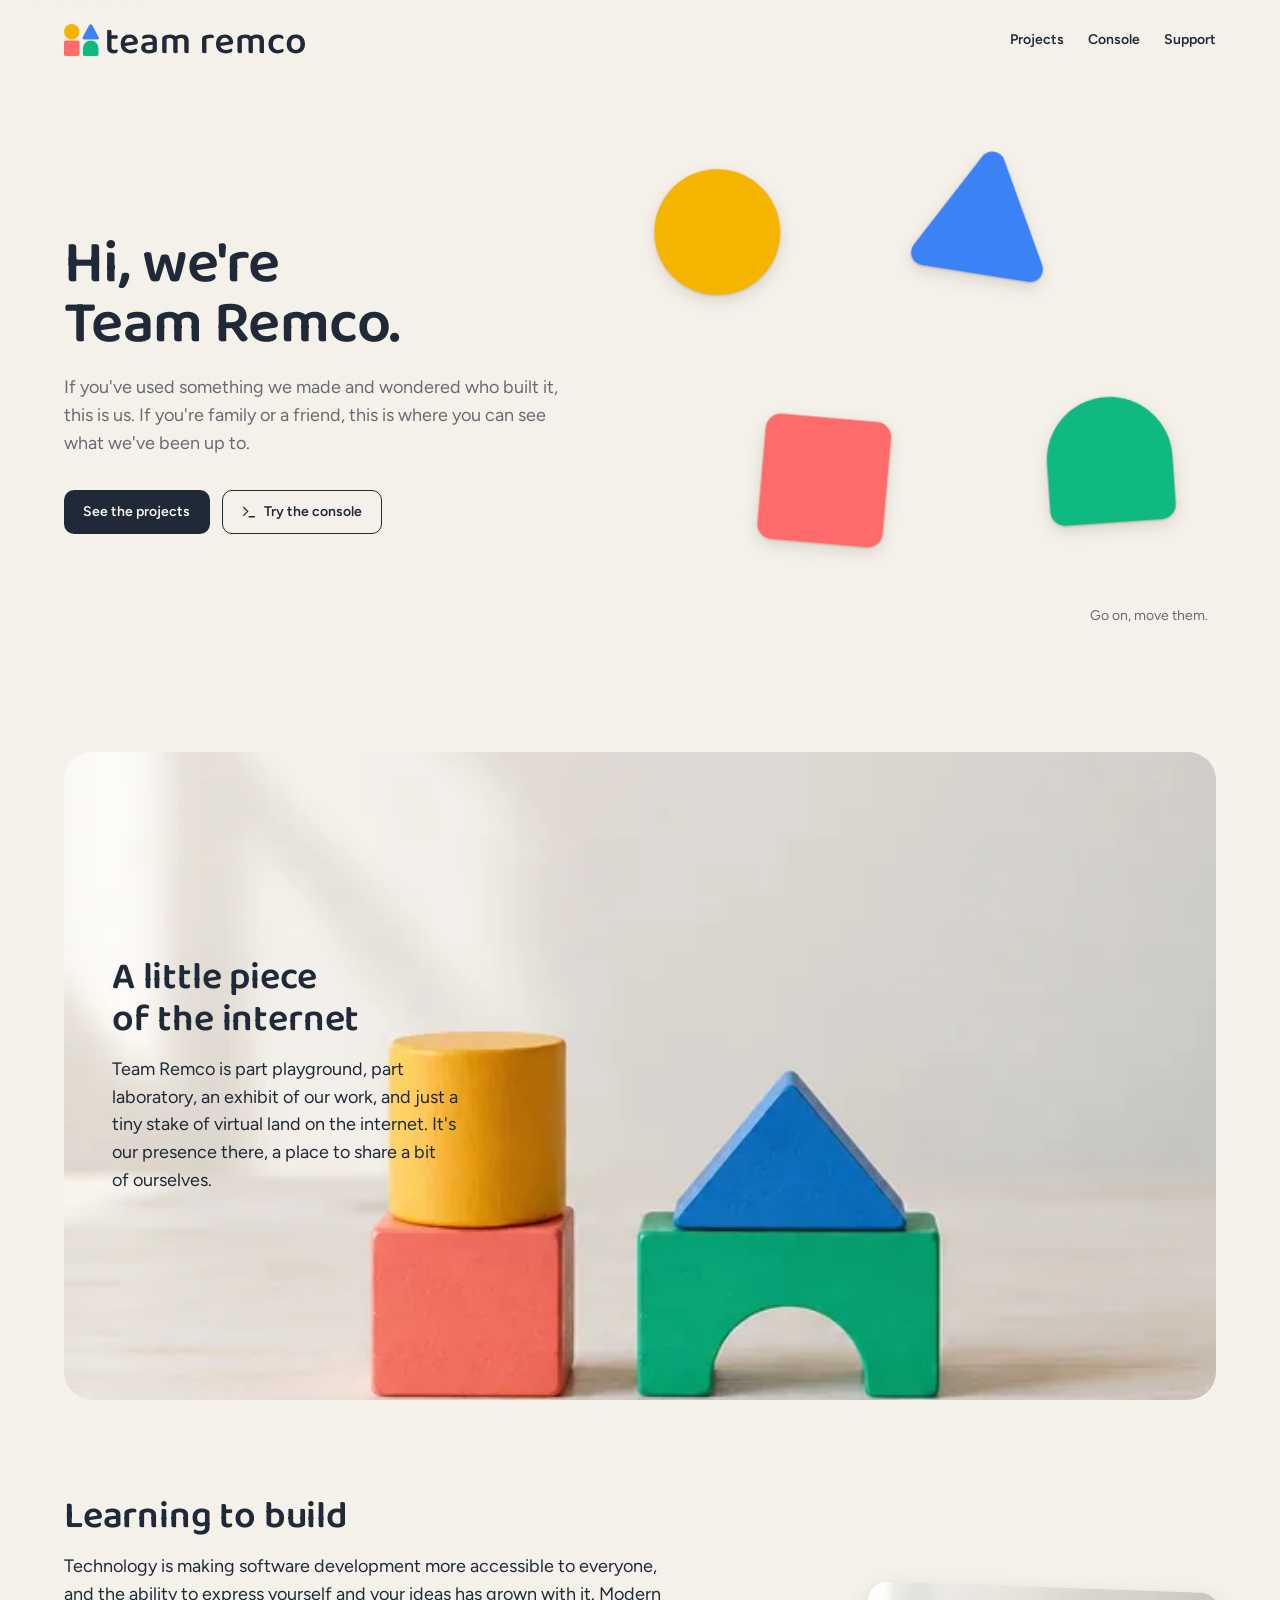
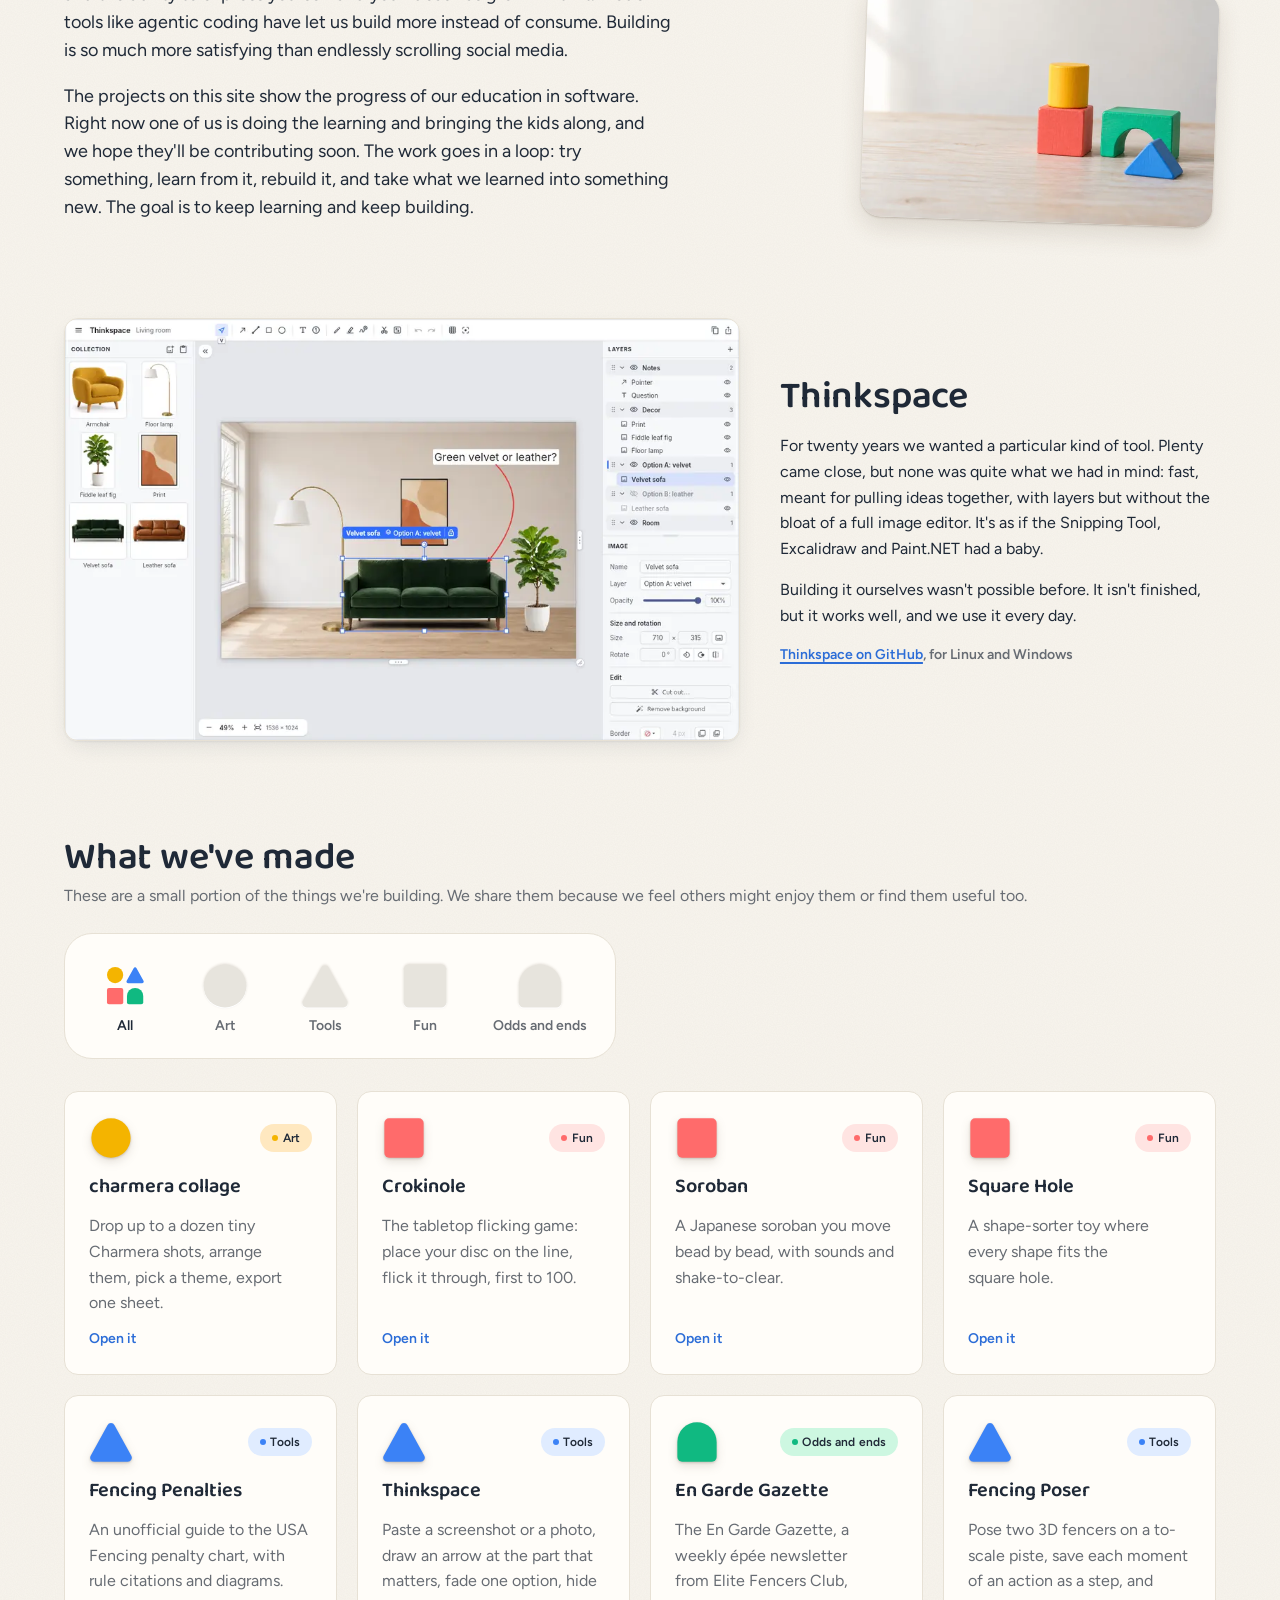
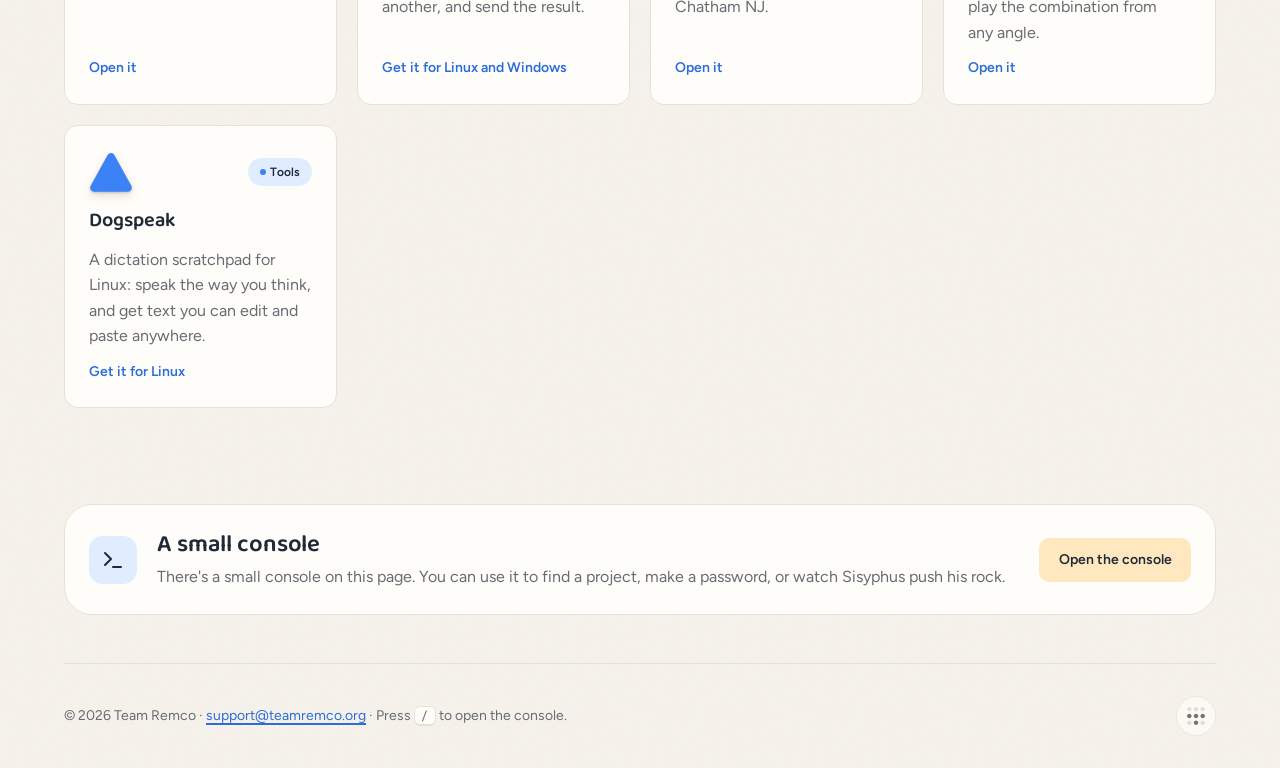
<file: index.html>
<!doctype html>
<html lang="en">
<head>
  <meta charset="utf-8" />
  <meta name="viewport" content="width=device-width, initial-scale=1" />
  <meta name="description" content="Small apps and tools from Team Remco, built while we learn to make software." />
  <meta name="theme-color" content="#F8F5EE" media="(prefers-color-scheme: light)" />
  <meta name="theme-color" content="#161D29" media="(prefers-color-scheme: dark)" />
  <title>Team Remco</title>

  <meta property="og:title" content="Team Remco" />
  <meta property="og:description" content="Small apps and tools from Team Remco, built while we learn to make software." />
  <meta property="og:image" content="https://teamremco.org/assets/brand/photos/share-default-1200.jpg" />
  <meta property="og:url" content="https://teamremco.org/" />
  <meta name="twitter:card" content="summary_large_image" />

  <link rel="icon" href="assets/brand/icons/favicon.svg" type="image/svg+xml" />
  <link rel="icon" href="assets/brand/icons/favicon.ico" sizes="48x48" />
  <link rel="apple-touch-icon" href="assets/brand/icons/apple-touch-icon.png" />
  <link rel="manifest" href="assets/brand/icons/site.webmanifest" />

  <link rel="preload" href="assets/brand/fonts/web/Baloo2-latin.woff2" as="font" type="font/woff2" crossorigin />
  <link rel="preload" href="assets/brand/fonts/web/Figtree-latin.woff2" as="font" type="font/woff2" crossorigin />
  <link rel="stylesheet" href="assets/brand/css/teamremco.css?v=1" />
  <link rel="stylesheet" href="styles.css?v=13" />
</head>
<body class="tr-grain">
  <!-- The four core shapes (teamremco-style shapes/core), filled by CSS so they follow the theme. -->
  <svg class="visually-hidden" aria-hidden="true">
    <symbol id="shape-circle" viewBox="-6 -6 112 112"><path d="M50 0a50 50 0 1 1 0 100a50 50 0 1 1 0-100Z" /></symbol>
    <symbol id="shape-triangle" viewBox="-6 -6 112 112"><path d="M41.06 7.23A10.2 10.2 0 0 1 58.94 7.23L101.68 84.88A10.2 10.2 0 0 1 92.74 100L7.26 100A10.2 10.2 0 0 1-1.68 84.88Z" /></symbol>
    <symbol id="shape-square" viewBox="-6 -6 112 112"><path d="M0 12A12 12 0 0 1 12 0L88 0A12 12 0 0 1 100 12L100 88A12 12 0 0 1 88 100L12 100A12 12 0 0 1 0 88Z" /></symbol>
    <symbol id="shape-arch" viewBox="-6 -6 112 112"><path d="M0 50A50 50 0 0 1 100 50V88A12 12 0 0 1 88 100H12A12 12 0 0 1 0 88Z" /></symbol>
  </svg>

  <a class="skip-link" href="#top">Skip to content</a>

  <header class="site-header tr-container">
    <a class="brand" href="/" aria-label="Team Remco, home">
      <img class="tr-light-only" src="assets/brand/logo/team-remco-horizontal-color.svg" alt="" width="241" height="32" />
      <img class="tr-dark-only" src="assets/brand/logo/team-remco-horizontal-color-dark.svg" alt="" width="241" height="32" />
    </a>
    <nav class="site-nav" aria-label="Sections">
      <a href="projects/">Projects</a>
      <a href="#curious">Console</a>
      <a href="support/">Support</a>
    </nav>
  </header>

  <main id="top">
    <!-- Hero: the words, and a table of paper shapes you can push around. -->
    <section class="hero tr-container" aria-labelledby="title">
      <div class="hero-text">
        <h1 id="title">Hi, we're Team Remco.</h1>
        <p class="tr-lead">If you've used something we made and wondered who built it, this is us. If you're family or a friend, this is where you can see what we've been up to.</p>
        <p class="hero-actions">
          <a class="tr-btn" href="projects/">See the projects</a>
          <button class="tr-btn tr-btn--ghost" type="button" data-console-open aria-expanded="false" aria-controls="console">
            <svg viewBox="0 0 24 24" fill="none" stroke="currentColor" stroke-width="2" stroke-linecap="round" stroke-linejoin="round" aria-hidden="true"><path d="M12 19h8" /><path d="m4 17 6-6-6-6" /></svg>
            Try the console
          </button>
        </p>
      </div>

      <div class="table" id="table" aria-hidden="true">
        <div class="piece" data-shape="circle"><svg class="fill-sun"><use href="#shape-circle" /></svg></div>
        <div class="piece" data-shape="triangle"><svg class="fill-sky"><use href="#shape-triangle" /></svg></div>
        <div class="piece" data-shape="square"><svg class="fill-coral"><use href="#shape-square" /></svg></div>
        <div class="piece" data-shape="arch"><svg class="fill-leaf"><use href="#shape-arch" /></svg></div>
        <p class="table-hint">Go on, move them.</p>
      </div>
    </section>

    <!-- The photo, with room for words on its empty side. -->
    <section class="band tr-container" aria-labelledby="bandTitle">
      <div class="band-inner">
        <picture class="band-photo">
          <source media="(max-width: 700px) and (prefers-color-scheme: dark)" type="image/webp"
                  srcset="assets/brand/photos/hero-night-640.webp 640w, assets/brand/photos/hero-night-960.webp 960w" sizes="100vw" />
          <source media="(max-width: 700px)" type="image/webp"
                  srcset="assets/brand/photos/hero-mobile-640.webp 640w, assets/brand/photos/hero-mobile-1024.webp 1024w" sizes="100vw" />
          <source media="(prefers-color-scheme: dark)" type="image/webp"
                  srcset="assets/brand/photos/hero-night-960.webp 960w, assets/brand/photos/hero-night-1536.webp 1536w" sizes="(max-width: 72rem) 100vw, 72rem" />
          <source type="image/webp"
                  srcset="assets/brand/photos/hero-960.webp 960w, assets/brand/photos/hero-1536.webp 1536w" sizes="(max-width: 72rem) 100vw, 72rem" />
          <img src="assets/brand/photos/hero-960.jpg" loading="lazy"
               srcset="assets/brand/photos/hero-960.jpg 960w, assets/brand/photos/hero-1536.jpg 1536w"
               sizes="(max-width: 72rem) 100vw, 72rem" width="1536" height="1024"
               alt="Four wooden blocks on a table: a yellow cylinder on a red cube, and a blue roof on a green arch." />
        </picture>
        <div class="band-text">
          <h2 id="bandTitle">A little piece of the internet</h2>
          <p>Team Remco is part playground, part laboratory, an exhibit of our work, and just a tiny stake of virtual land on the internet. It's our presence there, a place to share a bit of ourselves.</p>
        </div>
      </div>
    </section>

    <!-- Why we build: plain text beside the half-built blocks. -->
    <section class="story tr-container" aria-labelledby="storyTitle">
      <div class="story-text">
        <h2 id="storyTitle">Learning to build</h2>
        <p>Technology is making software development more accessible to everyone, and the ability to express yourself and your ideas has grown with it. Modern tools like agentic coding have let us build more instead of consume. Building is so much more satisfying than endlessly scrolling social media.</p>
        <p>The projects on this site show the progress of our education in software. Right now one of us is doing the learning and bringing the kids along, and we hope they'll be contributing soon. The work goes in a loop: try something, learn from it, rebuild it, and take what we learned into something new. The goal is to keep learning and keep building.</p>
      </div>
      <picture class="story-photo">
        <source type="image/webp" srcset="assets/brand/photos/work-in-progress-640.webp 640w, assets/brand/photos/work-in-progress-960.webp 960w" sizes="(max-width: 860px) 100vw, 24rem" />
        <img src="assets/brand/photos/work-in-progress-640.jpg" width="640" height="427" loading="lazy"
             alt="Wooden blocks, half built: the blue roof waits on the table beside the green arch." />
      </picture>
    </section>

    <!-- One project up close, with a real screenshot. -->
    <section class="feature tr-container" aria-labelledby="featureTitle">
      <figure class="feature-shot">
        <picture>
          <source type="image/webp" srcset="assets/img/thinkspace-960.webp 960w, assets/img/thinkspace-1442.webp 1442w" sizes="(max-width: 860px) 100vw, 44rem" />
          <img src="assets/img/thinkspace-960.jpg" width="960" height="600" loading="lazy"
               alt="Thinkspace with a living room photo open. A green velvet sofa is selected, a red arrow points to it from the note &quot;Green velvet or leather?&quot;, and the layers panel holds Option A: velvet and Option B: leather." />
        </picture>
      </figure>
      <div class="feature-text">
        <h2 id="featureTitle">Thinkspace</h2>
        <p>For twenty years we wanted a particular kind of tool. Plenty came close, but none was quite what we had in mind: fast, meant for pulling ideas together, with layers but without the bloat of a full image editor. It's as if the Snipping Tool, Excalidraw and Paint.NET had a baby.</p>
        <p>Building it ourselves wasn't possible before. It isn't finished, but it works well, and we use it every day.</p>
        <p class="feature-link"><a href="https://github.com/Remco28/thinkspace">Thinkspace on GitHub</a>, for Linux and Windows</p>
      </div>
    </section>

    <!-- Projects, sorted by shape like a shape-sorter lid. -->
    <section class="projects tr-container" id="projects" aria-labelledby="projectsTitle">
      <div class="section-head">
        <h2 id="projectsTitle">What we've made</h2>
        <p class="tr-muted">These are a small portion of the things we're building. We share them because we feel others might enjoy them or find them useful too.</p>
      </div>

      <div class="sorter" role="group" aria-label="Show projects by category" id="sorter">
        <button type="button" class="hole" data-category="all" aria-pressed="true">
          <span class="hole-shapes" aria-hidden="true">
            <svg class="fill-sun"><use href="#shape-circle" /></svg><svg class="fill-sky"><use href="#shape-triangle" /></svg><svg class="fill-coral"><use href="#shape-square" /></svg><svg class="fill-leaf"><use href="#shape-arch" /></svg>
          </span>
          <span class="hole-label">All</span>
        </button>
      </div>

      <ul class="project-grid" id="projectGrid" aria-live="polite"></ul>

      <div class="empty" id="projectsEmpty" hidden>
        <picture>
          <source type="image/webp" srcset="assets/brand/photos/work-in-progress-640.webp 640w, assets/brand/photos/work-in-progress-960.webp 960w" sizes="(max-width: 700px) 100vw, 28rem" />
          <img src="assets/brand/photos/work-in-progress-640.jpg" width="640" height="427" loading="lazy"
               alt="Wooden blocks, half built: the blue roof waits on the table beside the green arch." />
        </picture>
        <p>Nothing here yet. It's still on the workbench.</p>
      </div>

      <noscript><p class="tr-muted">The project list needs JavaScript. You can also find each one at its own address, like charmera.teamremco.org.</p></noscript>
    </section>

    <!-- The console: a small game, out of the way until someone asks for it. -->
    <section class="curious tr-container" id="curious" aria-labelledby="curiousTitle">
      <div class="curious-card">
        <span class="tr-icon-tile tr-icon-tile--sky" aria-hidden="true">
          <svg viewBox="0 0 24 24" fill="none" stroke="currentColor" stroke-width="2" stroke-linecap="round" stroke-linejoin="round"><path d="M12 19h8" /><path d="m4 17 6-6-6-6" /></svg>
        </span>
        <div>
          <h2 id="curiousTitle">A small console</h2>
          <p class="tr-muted">There's a small console on this page. You can use it to find a project, make a password, or watch Sisyphus push his rock.</p>
        </div>
        <button class="tr-btn tr-btn--secondary" type="button" data-console-open aria-expanded="false" aria-controls="console">Open the console</button>
      </div>

      <div class="console" id="console" role="region" aria-label="Team Remco console" hidden>
        <div class="term-bar">
          <span class="dot dot-coral" aria-hidden="true"></span><span class="dot dot-sun" aria-hidden="true"></span><span class="dot dot-leaf" aria-hidden="true"></span>
          <span class="term-title">team remco console</span>
          <span class="term-status" id="termStatus">ready</span>
          <button class="term-close" id="consoleClose" type="button" aria-label="Close the console">
            <svg viewBox="0 0 24 24" fill="none" stroke="currentColor" stroke-width="2" stroke-linecap="round" stroke-linejoin="round" aria-hidden="true"><path d="M18 6 6 18" /><path d="m6 6 12 12" /></svg>
          </button>
        </div>
        <div class="term-output" id="termOutput" tabindex="0" role="log" aria-live="polite" aria-label="Console output. Use the input below to type commands."></div>
        <form class="term-form" id="termForm" autocomplete="off">
          <label class="visually-hidden" for="consoleInput">Type a console command</label>
          <span class="prompt" aria-hidden="true">$</span>
          <input id="consoleInput" name="command" type="text" spellcheck="false"
                 autocapitalize="off" autocomplete="off" placeholder="type 'help' to see what this console can do" />
        </form>
        <div class="term-chips" aria-label="Suggested commands">
          <button type="button" data-cmd="help">help</button>
          <button type="button" data-cmd="ls">ls</button>
          <button type="button" data-cmd="password">password</button>
          <button type="button" data-cmd="sisyphus">sisyphus</button>
        </div>
      </div>
    </section>
  </main>

  <footer class="site-footer tr-container">
    <p class="tr-muted">© <span id="year">2026</span> Team Remco · <a href="mailto:support@teamremco.org">support@teamremco.org</a><span class="kbd-hint"> · Press <kbd>/</kbd> to open the console.</span></p>
    <a class="tailscale-link" href="https://frank-hp-elitedesk-800-g5-desktop-mini.taild9032.ts.net:8766/" aria-label="Open the private Team Remco launchpad" title="Private Team Remco launchpad (Tailscale only)">
      <img src="tailscale.svg" alt="" width="24" height="24" />
    </a>
  </footer>

  <script src="app.js?v=13" defer></script>
</body>
</html>
</file>
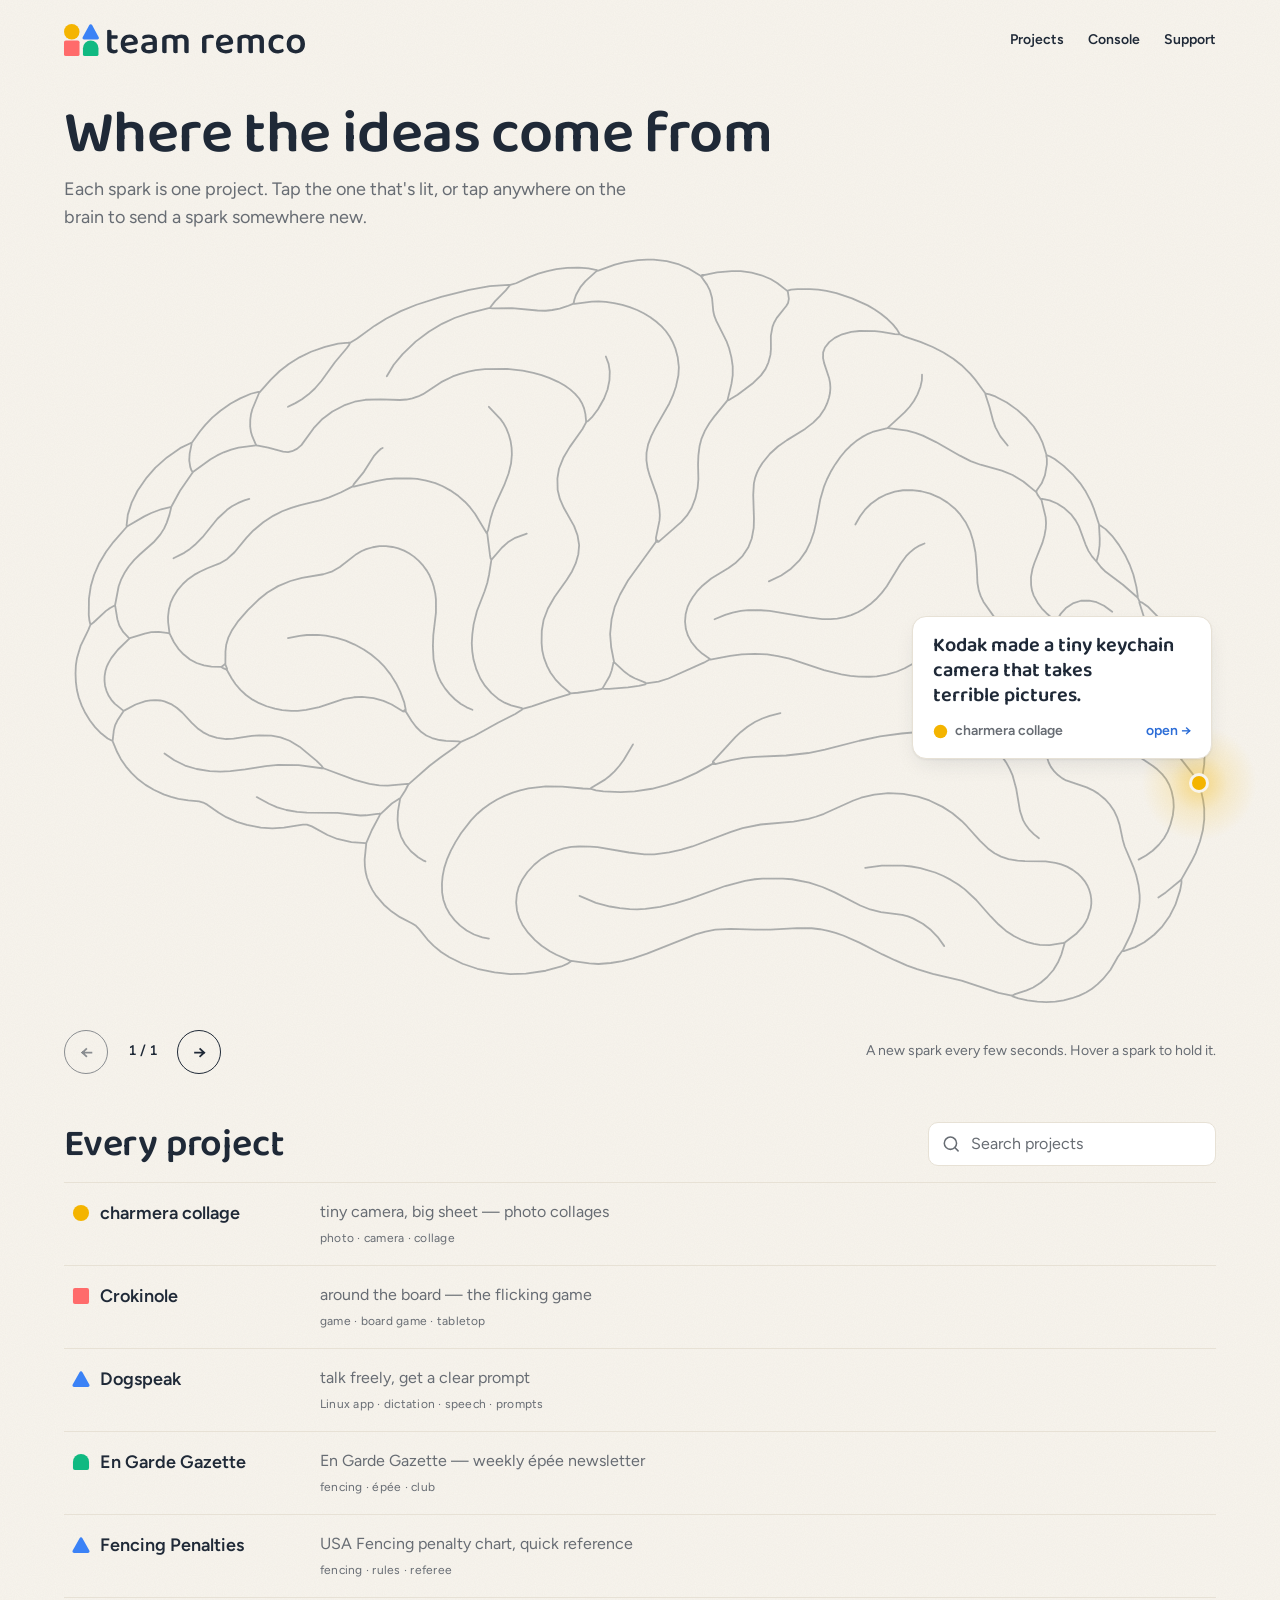
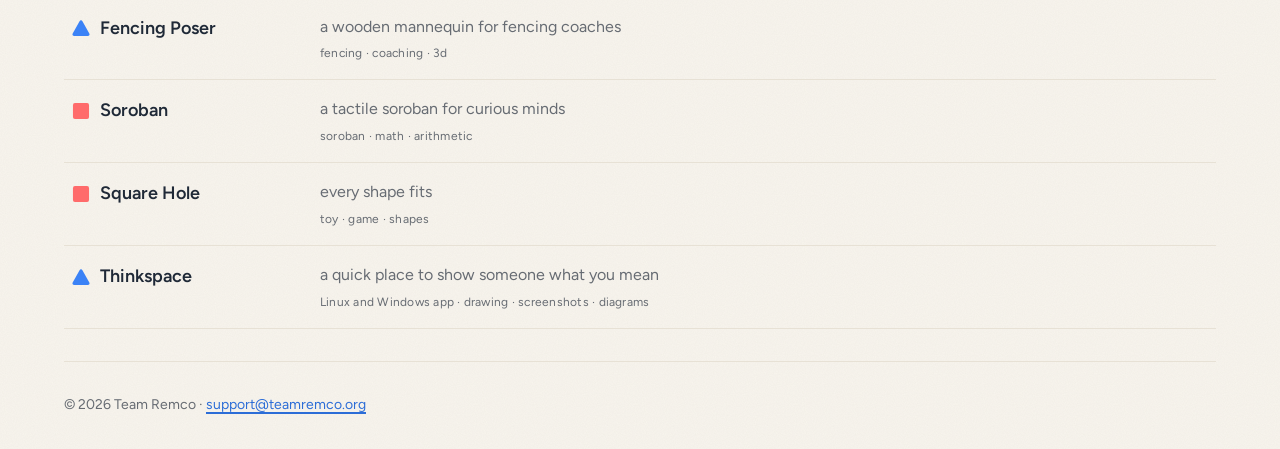
<file: projects/index.html>
<!doctype html>
<html lang="en">
<head>
  <meta charset="utf-8" />
  <meta name="viewport" content="width=device-width, initial-scale=1" />
  <meta name="description" content="Team Remco projects: small apps made for a reason. Follow a spark through the brain, or browse the list." />
  <meta name="robots" content="noindex" />
  <meta name="theme-color" content="#F8F5EE" media="(prefers-color-scheme: light)" />
  <meta name="theme-color" content="#161D29" media="(prefers-color-scheme: dark)" />
  <title>Projects · Team Remco</title>
  <link rel="icon" href="../assets/brand/icons/favicon.svg" type="image/svg+xml" />
  <link rel="icon" href="../assets/brand/icons/favicon.ico" sizes="48x48" />
  <link rel="apple-touch-icon" href="../assets/brand/icons/apple-touch-icon.png" />
  <link rel="preload" href="../assets/brand/fonts/web/Baloo2-latin.woff2" as="font" type="font/woff2" crossorigin />
  <link rel="preload" href="../assets/brand/fonts/web/Figtree-latin.woff2" as="font" type="font/woff2" crossorigin />
  <link rel="stylesheet" href="../assets/brand/css/teamremco.css?v=1" />
  <link rel="stylesheet" href="../styles.css?v=13" />
  <style>
/* The Projects page in the brand: the same brain and spark, on the page's own colors.
   Each spark takes the color of its project's shape. A prototype next to the original (index.html). */

.intro { padding-block: var(--tr-space-6) var(--tr-space-4); }
.intro h1 { font-size: clamp(var(--tr-font-size-4xl), 5vw, var(--tr-font-size-6xl)); line-height: var(--tr-line-height-6xl); margin-bottom: var(--tr-space-3); }
.intro .tr-lead { max-width: 36rem; margin: 0; }

/* The four brand colors, read by sparks.js. Which category gets which is in projects.json. */
[data-color-probe] { display: none; }
[data-color-probe="sun"] { color: var(--tr-sun); }
[data-color-probe="sky"] { color: var(--tr-sky); }
[data-color-probe="coral"] { color: var(--tr-coral); }
[data-color-probe="leaf"] { color: var(--tr-leaf); }

.stage { position: relative; width: 100%; aspect-ratio: 1399 / 930; --spark-rgb: 244 180 0; }
.stage canvas { position: absolute; inset: 0; width: 100%; height: 100%; }
#base { color: var(--tr-fg); }
#fx { cursor: pointer; touch-action: manipulation; }

.glow {
  position: absolute; left: 0; top: 0; width: 120px; height: 120px; margin: -60px 0 0 -60px;
  border-radius: 50%; pointer-events: none; opacity: 0; transform: scale(.4);
  background: radial-gradient(circle, rgb(var(--spark-rgb) / .45) 0, rgb(var(--spark-rgb) / .14) 34%, rgb(var(--spark-rgb) / 0) 68%);
  transition: opacity .6s ease, transform .9s cubic-bezier(.2, .7, .2, 1);
}
.glow::before { content: ""; position: absolute; inset: 44%; border-radius: 50%; background: rgb(var(--spark-rgb)); box-shadow: 0 0 0 3px var(--tr-bg); }
.glow::after { content: ""; position: absolute; inset: 32%; border-radius: 50%; border: 1.5px solid rgb(var(--spark-rgb)); opacity: 0; }
.glow.on { opacity: 1; transform: scale(1); }
.glow.on::after { animation: ping 1.5s ease-out 1; }
@keyframes ping { from { transform: scale(.6); opacity: .9; } to { transform: scale(2.6); opacity: 0; } }

/* The thought: a raised card with the project's shape. */
.thought {
  position: absolute; left: 0; top: 0; width: max-content; max-width: min(300px, calc(100% - 8px));
  display: flex; flex-direction: column; gap: var(--tr-space-3); padding: var(--tr-space-4) var(--tr-space-5);
  background: var(--tr-raised); border: 1px solid var(--tr-border); border-radius: var(--tr-radius-lg);
  box-shadow: var(--tr-shadow-raised); color: var(--tr-fg); text-decoration: none;
  opacity: 0; transform: translateY(5px); pointer-events: none;
  transition: opacity .45s ease, transform .45s ease, border-color .2s;
}
.thought.on { opacity: 1; transform: none; pointer-events: auto; }
.thought:hover, .thought:focus-visible { border-color: rgb(var(--spark-rgb)); outline: none; }
.thought .line { font-family: var(--tr-font-display); font-weight: 600; font-size: var(--tr-font-size-xl); line-height: 1.25; text-wrap: pretty; }
.thought .meta { display: flex; justify-content: space-between; align-items: center; gap: var(--tr-space-4); font-size: var(--tr-font-size-sm); }
#tTitle { display: inline-flex; align-items: center; gap: 0.5em; font-weight: 600; color: var(--tr-fg-muted); }
#tVerb { font-weight: 600; color: var(--tr-link); white-space: nowrap; }

/* A shape in front of a project's name: sparks.js sets data-shape and data-color from its category. */
#tTitle::before {
  content: ""; flex: none; width: 1.1em; height: 1.1em; background: var(--_c, var(--tr-sun));
  -webkit-mask: var(--_m) center / contain no-repeat; mask: var(--_m) center / contain no-repeat;
}
[data-shape] { --_m: url("data:image/svg+xml,%3Csvg xmlns='http://www.w3.org/2000/svg' viewBox='-6 -6 112 112'%3E%3Cpath d='M50 0a50 50 0 1 1 0 100a50 50 0 1 1 0-100Z'/%3E%3C/svg%3E"); }
[data-color="sun"] { --_c: var(--tr-sun); }
[data-color="sky"] { --_c: var(--tr-sky); }
[data-color="coral"] { --_c: var(--tr-coral); }
[data-color="leaf"] { --_c: var(--tr-leaf); }
[data-shape="triangle"] { --_m: url("data:image/svg+xml,%3Csvg xmlns='http://www.w3.org/2000/svg' viewBox='-6 -6 112 112'%3E%3Cpath d='M41.06 7.23A10.2 10.2 0 0 1 58.94 7.23L101.68 84.88A10.2 10.2 0 0 1 92.74 100L7.26 100A10.2 10.2 0 0 1-1.68 84.88Z'/%3E%3C/svg%3E"); }
[data-shape="square"] { --_m: url("data:image/svg+xml,%3Csvg xmlns='http://www.w3.org/2000/svg' viewBox='-6 -6 112 112'%3E%3Cpath d='M0 12A12 12 0 0 1 12 0L88 0A12 12 0 0 1 100 12L100 88A12 12 0 0 1 88 100L12 100A12 12 0 0 1 0 88Z'/%3E%3C/svg%3E"); }
[data-shape="arch"] { --_m: url("data:image/svg+xml,%3Csvg xmlns='http://www.w3.org/2000/svg' viewBox='-6 -6 112 112'%3E%3Cpath d='M0 50A50 50 0 0 1 100 50V88A12 12 0 0 1 88 100H12A12 12 0 0 1 0 88Z'/%3E%3C/svg%3E"); }

.controls { display: flex; align-items: center; gap: var(--tr-space-3); flex-wrap: wrap; margin-top: var(--tr-space-4); font-size: var(--tr-font-size-sm); color: var(--tr-fg-muted); }
.controls .tr-btn { width: 2.75rem; padding: 0; border-radius: 50%; font-size: var(--tr-font-size-lg); }
#count { min-width: 5ch; text-align: center; font-variant-numeric: tabular-nums; font-weight: 600; color: var(--tr-fg); }
.hint { margin-left: auto; }

.all { padding-block: var(--tr-space-12) var(--tr-space-8); }
.all-head { display: flex; justify-content: space-between; align-items: end; gap: var(--tr-space-4); flex-wrap: wrap; margin-bottom: var(--tr-space-4); }
.all h2 { margin: 0; }
.all .tr-search { width: min(18rem, 100%); }
#list { list-style: none; margin: 0; padding: 0; border-top: 1px solid var(--tr-border); }
#list li { border-bottom: 1px solid var(--tr-border); }
#list a { display: grid; grid-template-columns: minmax(0, 14rem) minmax(0, 1fr); gap: 2px var(--tr-space-6); padding: var(--tr-space-4) var(--tr-space-2); color: inherit; text-decoration: none; border-radius: var(--tr-radius-md); }
#list a:hover { background: var(--tr-surface); }
#list .t { display: inline-flex; align-items: center; gap: 0.55em; font-weight: 600; font-size: var(--tr-font-size-lg); }
#list li .t::before { content: ""; flex: none; width: 1em; height: 1em; background: var(--_c, var(--tr-sun)); -webkit-mask: var(--_m) center / contain no-repeat; mask: var(--_m) center / contain no-repeat; }
#list .b { color: var(--tr-fg-muted); }
#list .tags { grid-column: 2; font-size: var(--tr-font-size-xs); color: var(--tr-fg-muted); letter-spacing: 0.02em; }
#none { color: var(--tr-fg-muted); margin: var(--tr-space-4) 0 0; }

@media (max-width: 560px) {
  .stage { margin-bottom: 150px; }
  #list a { grid-template-columns: 1fr; }
  #list .tags { grid-column: 1; }
  .hint { margin-left: 0; width: 100%; }
}
@media (prefers-reduced-motion: reduce) {
  .glow, .thought { transition-duration: .01s; }
  .glow.on::after { animation: none; }
}
  </style>
</head>
<body class="tr-grain">
  <header class="site-header tr-container">
    <a class="brand" href="/" aria-label="Team Remco, home">
      <img class="tr-light-only" src="../assets/brand/logo/team-remco-horizontal-color.svg" alt="" width="241" height="32" />
      <img class="tr-dark-only" src="../assets/brand/logo/team-remco-horizontal-color-dark.svg" alt="" width="241" height="32" />
    </a>
    <nav class="site-nav" aria-label="Sections">
      <a href="./" aria-current="page">Projects</a>
      <a href="/#curious">Console</a>
      <a href="../support/">Support</a>
    </nav>
  </header>

  <main class="tr-container">
    <section class="intro">
      <h1>Where the ideas come from</h1>
      <p class="tr-lead">Each spark is one project. Tap the one that's lit, or tap anywhere on the brain to send a spark somewhere new.</p>
    </section>

    <span data-color-probe="sun"></span><span data-color-probe="sky"></span><span data-color-probe="coral"></span><span data-color-probe="leaf"></span>

    <div class="stage" id="stage" data-brand>
      <canvas id="base" aria-hidden="true"></canvas>
      <canvas id="fx" aria-label="Brain. Tap to send a spark somewhere new." role="img"></canvas>
      <div class="glow" id="glow"></div>
      <a class="thought" id="thought" aria-live="polite">
        <span class="line" id="tLine"></span>
        <span class="meta"><span id="tTitle"></span><span id="tVerb">open →</span></span>
      </a>
    </div>

    <div class="controls">
      <button type="button" class="tr-btn tr-btn--ghost" id="prev" aria-label="Previous spark">←</button>
      <span id="count">1 / 1</span>
      <button type="button" class="tr-btn tr-btn--ghost" id="next" aria-label="Next spark">→</button>
      <span class="hint">A new spark every few seconds. Hover a spark to hold it.</span>
    </div>

    <section class="all" aria-labelledby="allTitle">
      <div class="all-head">
        <h2 id="allTitle">Every project</h2>
        <label class="tr-search">
          <svg viewBox="0 0 24 24" fill="none" stroke="currentColor" stroke-width="2" stroke-linecap="round" stroke-linejoin="round" aria-hidden="true"><circle cx="11" cy="11" r="8" /><path d="m21 21-4.34-4.34" /></svg>
          <input class="tr-input" id="q" type="search" placeholder="Search projects" aria-label="Search projects" autocomplete="off" />
        </label>
      </div>
      <ul id="list"></ul>
      <noscript><p class="tr-muted">The project list needs JavaScript. You can also see the projects on the <a href="/">homepage</a>.</p></noscript>
      <p id="none" hidden>Nothing matches that.</p>
    </section>
  </main>

  <footer class="site-footer tr-container">
    <p class="tr-muted">© 2026 Team Remco · <a href="mailto:support@teamremco.org">support@teamremco.org</a></p>
  </footer>

  <script src="sparks.js?v=3" defer></script>
</body>
</html>
</file>
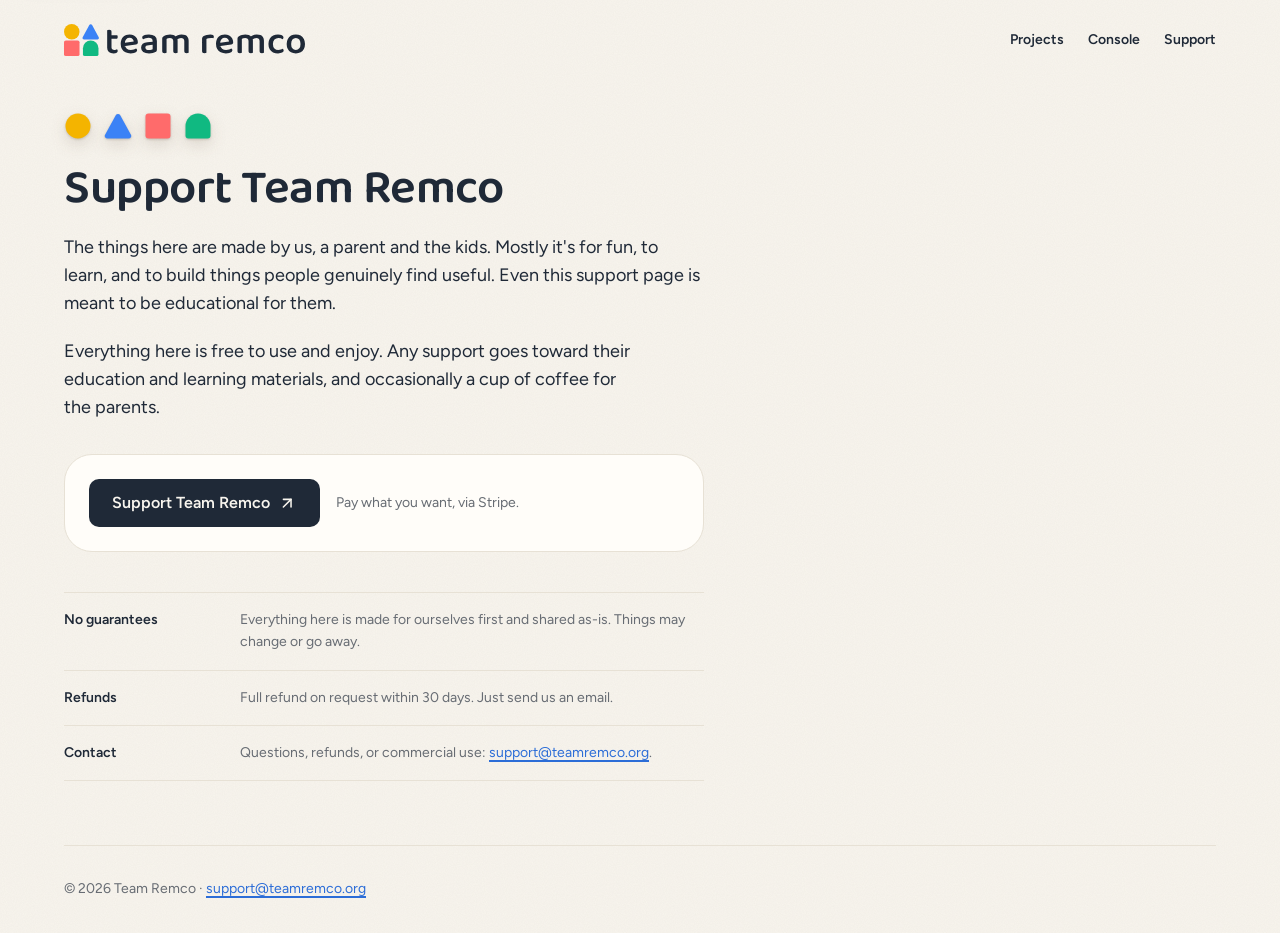
<file: support/index.html>
<!doctype html>
<html lang="en">
<head>
  <meta charset="utf-8" />
  <meta name="viewport" content="width=device-width, initial-scale=1" />
  <meta name="description" content="Everything we make at Team Remco is free to use and enjoy. Any support goes toward the kids' education and learning materials." />
  <meta name="theme-color" content="#F8F5EE" media="(prefers-color-scheme: light)" />
  <meta name="theme-color" content="#161D29" media="(prefers-color-scheme: dark)" />
  <title>Support · Team Remco</title>

  <meta property="og:title" content="Support · Team Remco" />
  <meta property="og:description" content="Everything we make at Team Remco is free to use and enjoy. Any support goes toward the kids' education and learning materials." />
  <meta property="og:image" content="https://teamremco.org/assets/brand/photos/share-default-1200.jpg" />
  <meta property="og:url" content="https://teamremco.org/support/" />
  <meta name="twitter:card" content="summary_large_image" />

  <link rel="icon" href="../assets/brand/icons/favicon.svg" type="image/svg+xml" />
  <link rel="icon" href="../assets/brand/icons/favicon.ico" sizes="48x48" />
  <link rel="apple-touch-icon" href="../assets/brand/icons/apple-touch-icon.png" />

  <link rel="preload" href="../assets/brand/fonts/web/Baloo2-latin.woff2" as="font" type="font/woff2" crossorigin />
  <link rel="preload" href="../assets/brand/fonts/web/Figtree-latin.woff2" as="font" type="font/woff2" crossorigin />
  <link rel="stylesheet" href="../assets/brand/css/teamremco.css?v=1" />
  <link rel="stylesheet" href="../styles.css?v=13" />
  <style>
.support-main {
  padding-block: var(--tr-space-8) var(--tr-space-16);
}
.support-wrap {
  max-width: 40rem;
}
.support-shapes {
  display: flex;
  align-items: center;
  gap: var(--tr-space-3);
  margin-bottom: var(--tr-space-6);
}
.support-shapes svg {
  width: 1.75rem;
  height: 1.75rem;
  overflow: visible;
}
.support-wrap h1 {
  font-size: clamp(var(--tr-font-size-4xl), 5vw, var(--tr-font-size-5xl));
  line-height: var(--tr-line-height-5xl);
  margin-bottom: var(--tr-space-5);
}
.support-story p {
  font-size: var(--tr-font-size-lg);
  line-height: var(--tr-line-height-lg);
  margin-bottom: var(--tr-space-5);
}
.support-story p:last-child {
  margin-bottom: 0;
}

.support-action {
  display: flex;
  flex-wrap: wrap;
  align-items: center;
  gap: var(--tr-space-4);
  margin-top: var(--tr-space-8);
  padding: var(--tr-space-6);
  border-radius: var(--tr-radius-2xl);
  background: var(--tr-surface);
  border: 1px solid var(--tr-border);
}
.support-action .tr-btn {
  min-height: 3rem;
  padding-inline: 1.4rem;
  font-size: var(--tr-font-size-base);
}
.support-action-note {
  margin: 0;
  font-size: var(--tr-font-size-sm);
  color: var(--tr-fg-muted);
}

.support-notes {
  margin: var(--tr-space-10) 0 0;
  padding: 0;
  border-top: 1px solid var(--tr-border);
}
.support-note {
  display: grid;
  grid-template-columns: minmax(0, 9.5rem) minmax(0, 1fr);
  gap: var(--tr-space-2) var(--tr-space-6);
  padding-block: var(--tr-space-4);
  border-bottom: 1px solid var(--tr-border);
}
.support-note dt {
  font-weight: 600;
  font-size: var(--tr-font-size-sm);
  color: var(--tr-fg);
}
.support-note dd {
  margin: 0;
  font-size: var(--tr-font-size-sm);
  color: var(--tr-fg-muted);
}

@media (max-width: 560px) {
  .support-main { padding-block: var(--tr-space-4) var(--tr-space-12); }
  .support-story p { font-size: var(--tr-font-size-base); line-height: var(--tr-line-height-base); }
  .support-note { grid-template-columns: 1fr; }
}
  </style>
</head>
<body class="tr-grain">
  <svg class="visually-hidden" aria-hidden="true">
    <symbol id="shape-circle" viewBox="-6 -6 112 112"><path d="M50 0a50 50 0 1 1 0 100a50 50 0 1 1 0-100Z" /></symbol>
    <symbol id="shape-triangle" viewBox="-6 -6 112 112"><path d="M41.06 7.23A10.2 10.2 0 0 1 58.94 7.23L101.68 84.88A10.2 10.2 0 0 1 92.74 100L7.26 100A10.2 10.2 0 0 1-1.68 84.88Z" /></symbol>
    <symbol id="shape-square" viewBox="-6 -6 112 112"><path d="M0 12A12 12 0 0 1 12 0L88 0A12 12 0 0 1 100 12L100 88A12 12 0 0 1 88 100L12 100A12 12 0 0 1 0 88Z" /></symbol>
    <symbol id="shape-arch" viewBox="-6 -6 112 112"><path d="M0 50A50 50 0 0 1 100 50V88A12 12 0 0 1 88 100H12A12 12 0 0 1 0 88Z" /></symbol>
  </svg>

  <a class="skip-link" href="#top">Skip to content</a>

  <header class="site-header tr-container">
    <a class="brand" href="/" aria-label="Team Remco, home">
      <img class="tr-light-only" src="../assets/brand/logo/team-remco-horizontal-color.svg" alt="" width="241" height="32" />
      <img class="tr-dark-only" src="../assets/brand/logo/team-remco-horizontal-color-dark.svg" alt="" width="241" height="32" />
    </a>
    <nav class="site-nav" aria-label="Sections">
      <a href="../projects/">Projects</a>
      <a href="/#curious">Console</a>
      <a href="./" aria-current="page">Support</a>
    </nav>
  </header>

  <main id="top" class="support-main tr-container">
    <div class="support-wrap">
      <div class="support-shapes" aria-hidden="true">
        <svg class="fill-sun tr-paper"><use href="#shape-circle" /></svg>
        <svg class="fill-sky tr-paper"><use href="#shape-triangle" /></svg>
        <svg class="fill-coral tr-paper"><use href="#shape-square" /></svg>
        <svg class="fill-leaf tr-paper"><use href="#shape-arch" /></svg>
      </div>

      <h1>Support Team Remco</h1>

      <div class="support-story">
        <p>The things here are made by us, a parent and the kids. Mostly it's for fun, to learn, and to build things people genuinely find useful. Even this support page is meant to be educational for them.</p>
        <p>Everything here is free to use and enjoy. Any support goes toward their education and learning materials, and occasionally a cup of coffee for the parents.</p>
      </div>

      <div class="support-action">
        <a class="tr-btn" href="https://buy.stripe.com/dRm7sMcmbgTxeCm5JD7EQ00" target="_blank" rel="noopener">
          Support Team Remco
          <svg viewBox="0 0 24 24" fill="none" stroke="currentColor" stroke-width="2" stroke-linecap="round" stroke-linejoin="round" aria-hidden="true"><path d="M7 17 17 7" /><path d="M7 7h10v10" /></svg>
        </a>
        <p class="support-action-note">Pay what you want, via Stripe.</p>
      </div>

      <dl class="support-notes">
        <div class="support-note">
          <dt>No guarantees</dt>
          <dd>Everything here is made for ourselves first and shared as-is. Things may change or go away.</dd>
        </div>
        <div class="support-note">
          <dt>Refunds</dt>
          <dd>Full refund on request within 30 days. Just send us an email.</dd>
        </div>
        <div class="support-note">
          <dt>Contact</dt>
          <dd>Questions, refunds, or commercial use: <a href="mailto:support@teamremco.org">support@teamremco.org</a>.</dd>
        </div>
      </dl>
    </div>
  </main>

  <footer class="site-footer tr-container">
    <p class="tr-muted">© 2026 Team Remco · <a href="mailto:support@teamremco.org">support@teamremco.org</a></p>
  </footer>
</body>
</html>
</file>
<file: assets/brand/css/teamremco.css>
/* Team Remco base styles and components.
 *
 *   <link rel="stylesheet" href="css/teamremco.css">
 *
 * Pulls in the fonts and tokens, styles plain HTML (body, headings, links, code),
 * and adds a few components, all prefixed tr-. Light and dark come from tokens.css;
 * nothing here needs a dark: variant.
 */

@import url("../fonts/fonts.css");
@import url("../tokens/tokens.css");

/* ------------------------------------------------------------ base */

*,
*::before,
*::after {
  box-sizing: border-box;
}

html {
  -webkit-text-size-adjust: 100%;
  text-size-adjust: 100%;
}

body {
  margin: 0;
  background: var(--tr-bg);
  color: var(--tr-fg);
  font-family: var(--tr-font-body);
  font-size: var(--tr-font-size-base);
  line-height: var(--tr-line-height-base);
  -webkit-font-smoothing: antialiased;
  -moz-osx-font-smoothing: grayscale;
}

h1,
h2,
h3,
h4 {
  font-family: var(--tr-font-display);
  font-weight: 600;
  margin: 0 0 0.4em;
  text-wrap: balance;
}
/* Baloo 2 has tall built-in line spacing, so headings set their own. */
h1 { font-size: var(--tr-font-size-5xl); line-height: var(--tr-line-height-5xl); letter-spacing: -0.01em; }
h2 { font-size: var(--tr-font-size-4xl); line-height: var(--tr-line-height-4xl); letter-spacing: -0.005em; }
h3 { font-size: var(--tr-font-size-2xl); line-height: var(--tr-line-height-2xl); }
h4 { font-size: var(--tr-font-size-xl); line-height: var(--tr-line-height-xl); }

p {
  margin: 0 0 1em;
  text-wrap: pretty;
}

a {
  color: var(--tr-link);
  text-decoration-thickness: 1.5px;
  text-underline-offset: 0.18em;
}
a:hover {
  text-decoration-thickness: 2.5px;
}

:focus-visible {
  outline: 2.5px solid var(--tr-focus);
  outline-offset: 2px;
  border-radius: var(--tr-radius-sm);
}

code,
kbd,
pre,
samp {
  font-family: var(--tr-font-mono);
  font-size: 0.9em;
}
:not(pre) > code {
  background: var(--tr-mist);
  padding: 0.1em 0.35em;
  border-radius: var(--tr-radius-sm);
}
pre {
  background: var(--tr-surface);
  border: 1px solid var(--tr-border);
  border-radius: var(--tr-radius-lg);
  padding: var(--tr-space-4);
  overflow-x: auto;
  line-height: 1.5;
}

hr {
  border: 0;
  border-top: 1px solid var(--tr-border);
  margin: var(--tr-space-8) 0;
}

::selection {
  background: var(--tr-sun-tint);
  color: var(--tr-fg);
}

/* ------------------------------------------------------------ text helpers */

.tr-eyebrow {
  font-family: var(--tr-font-body);
  font-size: var(--tr-font-size-xs);
  font-weight: 600;
  letter-spacing: 0.14em;
  text-transform: uppercase;
  color: var(--tr-fg-muted);
}
.tr-lead {
  font-size: var(--tr-font-size-lg);
  line-height: var(--tr-line-height-lg);
  color: var(--tr-fg-muted);
}
.tr-muted {
  color: var(--tr-fg-muted);
}

/* ------------------------------------------------------------ buttons */

.tr-btn {
  --_bg: var(--tr-primary);
  --_fg: var(--tr-on-primary);
  --_border: transparent;
  display: inline-flex;
  align-items: center;
  justify-content: center;
  gap: 0.5em;
  min-height: 2.75rem;
  padding: 0 1.15rem;
  border: 1.5px solid var(--_border);
  border-radius: var(--tr-radius-md);
  background: var(--_bg);
  color: var(--_fg);
  font: 600 var(--tr-font-size-sm) / 1 var(--tr-font-body);
  text-decoration: none;
  cursor: pointer;
  transition: transform var(--tr-duration-fast) var(--tr-ease), box-shadow var(--tr-duration-fast) var(--tr-ease),
    background-color var(--tr-duration-fast) var(--tr-ease);
}
.tr-btn:hover {
  transform: translateY(-1px);
  box-shadow: var(--tr-shadow-raised);
}
.tr-btn:active {
  transform: translateY(0);
  box-shadow: none;
}
.tr-btn svg {
  width: 1.15em;
  height: 1.15em;
}
.tr-btn--secondary {
  --_bg: var(--tr-sun-tint);
  --_fg: var(--tr-fg);
}
.tr-btn--ghost {
  --_bg: transparent;
  --_fg: var(--tr-fg);
  --_border: var(--tr-fg);
}
.tr-btn--ghost:hover {
  box-shadow: none;
  background: var(--tr-surface);
}
.tr-btn--sm {
  min-height: 2.25rem;
  padding: 0 0.85rem;
  border-radius: var(--tr-radius-sm);
}
.tr-btn:disabled,
.tr-btn[aria-disabled="true"] {
  opacity: 0.5;
  cursor: not-allowed;
  transform: none;
  box-shadow: none;
}

/* ------------------------------------------------------------ inputs */

.tr-input {
  width: 100%;
  min-height: 2.75rem;
  padding: 0 0.9rem;
  border: 1.5px solid var(--tr-border);
  border-radius: var(--tr-radius-md);
  background: var(--tr-raised);
  color: var(--tr-fg);
  font: 400 var(--tr-font-size-base) / 1.2 var(--tr-font-body);
  transition: border-color var(--tr-duration-fast) var(--tr-ease);
}
.tr-input::placeholder {
  color: var(--tr-fg-muted);
}
.tr-input:hover {
  border-color: var(--tr-fg-muted);
}
.tr-input:focus-visible {
  outline: none;
  border-color: var(--tr-focus);
  box-shadow: 0 0 0 3px var(--tr-sky-tint);
}

/* A search field: wrap an icon (svg) and an input. */
.tr-search {
  position: relative;
  display: block;
}
.tr-search > svg {
  position: absolute;
  left: 0.85rem;
  top: 50%;
  width: 1.15rem;
  height: 1.15rem;
  transform: translateY(-50%);
  color: var(--tr-fg-muted);
  pointer-events: none;
}
.tr-search > .tr-input {
  padding-left: 2.6rem;
}

/* ------------------------------------------------------------ chips */

.tr-chip {
  --_bg: var(--tr-mist);
  display: inline-flex;
  align-items: center;
  gap: 0.4em;
  min-height: 1.75rem;
  padding: 0 0.75rem;
  border-radius: var(--tr-radius-pill);
  background: var(--_bg);
  color: var(--tr-fg);
  font: 600 var(--tr-font-size-xs) / 1 var(--tr-font-body);
  letter-spacing: 0.01em;
  white-space: nowrap;
}
.tr-chip--sun { --_bg: var(--tr-sun-tint); }
.tr-chip--sky { --_bg: var(--tr-sky-tint); }
.tr-chip--coral { --_bg: var(--tr-coral-tint); }
.tr-chip--leaf { --_bg: var(--tr-leaf-tint); }
/* Optional leading dot in the full-strength color. */
.tr-chip[class*="tr-chip--"]::before {
  content: "";
  width: 0.5em;
  height: 0.5em;
  border-radius: 50%;
}
.tr-chip--sun::before { background: var(--tr-sun); }
.tr-chip--sky::before { background: var(--tr-sky); }
.tr-chip--coral::before { background: var(--tr-coral); }
.tr-chip--leaf::before { background: var(--tr-leaf); }

/* ------------------------------------------------------------ cards */

.tr-card {
  background: var(--tr-surface);
  border: 1px solid var(--tr-border);
  border-radius: var(--tr-radius-lg);
  padding: var(--tr-space-6);
}
.tr-card--raised {
  border-color: transparent;
  box-shadow: var(--tr-shadow-raised);
}
a.tr-card {
  display: block;
  color: inherit;
  text-decoration: none;
  transition: transform var(--tr-duration-base) var(--tr-ease), box-shadow var(--tr-duration-base) var(--tr-ease);
}
a.tr-card:hover {
  transform: translateY(-2px);
  box-shadow: var(--tr-shadow-raised);
}

/* An icon on a soft tile, as in the icon row of the style sheet. */
.tr-icon-tile {
  --_bg: var(--tr-mist);
  display: inline-grid;
  place-items: center;
  width: 3rem;
  height: 3rem;
  border-radius: var(--tr-radius-lg);
  background: var(--_bg);
  color: var(--tr-fg);
}
.tr-icon-tile svg {
  width: 1.5rem;
  height: 1.5rem;
}
.tr-icon-tile--sun { --_bg: var(--tr-sun-tint); }
.tr-icon-tile--sky { --_bg: var(--tr-sky-tint); }
.tr-icon-tile--coral { --_bg: var(--tr-coral-tint); }
.tr-icon-tile--leaf { --_bg: var(--tr-leaf-tint); }

/* ------------------------------------------------------------ cut paper */

/* Shapes that look laid on the page: put on an svg or img of a shape. Not for the logo. */
.tr-paper {
  filter: drop-shadow(0 1px 1px var(--tr-paper-shadow-near)) drop-shadow(0 6px 8px var(--tr-paper-shadow-far));
}
/* A faint paper grain over any background color. */
.tr-grain {
  background-image: var(--tr-paper-grain);
}

/* ------------------------------------------------------------ layout */

.tr-container {
  width: min(100% - 2.5rem, 72rem);
  margin-inline: auto;
}
.tr-stack > * + * {
  margin-top: var(--tr-space-4);
}

/* ------------------------------------------------------------ theme helpers */

/* Show the right logo file for the current theme:
 *   <img class="tr-light-only" src="team-remco-horizontal-color.svg">
 *   <img class="tr-dark-only"  src="team-remco-horizontal-color-dark.svg"> */
.tr-dark-only { display: none; }
[data-theme="dark"] .tr-dark-only { display: revert; }
[data-theme="dark"] .tr-light-only { display: none; }
@media (prefers-color-scheme: dark) {
  :root:not([data-theme="light"]) .tr-dark-only { display: revert; }
  :root:not([data-theme="light"]) .tr-light-only { display: none; }
}

@media (prefers-reduced-motion: reduce) {
  *,
  *::before,
  *::after {
    transition-duration: 0.01ms !important;
    animation-duration: 0.01ms !important;
  }
}
</file>
<file: styles.css>
/* Team Remco homepage. Built on assets/brand/css/teamremco.css: use its tokens, no new colors. */

html { scroll-behavior: smooth; }
@media (prefers-reduced-motion: reduce) { html { scroll-behavior: auto; } }

body {
  min-height: 100vh;
  display: flex;
  flex-direction: column;
}
main { flex: 1; }
section[id] { scroll-margin-top: var(--tr-space-6); }

.visually-hidden { position: absolute; width: 1px; height: 1px; overflow: hidden; clip: rect(0 0 0 0); white-space: nowrap; }
.skip-link {
  position: absolute; left: 1rem; top: -4rem; z-index: 50;
  background: var(--tr-raised); color: var(--tr-fg);
  padding: 0.6rem 1rem; border-radius: var(--tr-radius-md); box-shadow: var(--tr-shadow-raised);
}
.skip-link:focus { top: 1rem; }

kbd {
  background: var(--tr-surface);
  border: 1px solid var(--tr-border);
  border-bottom-width: 2px;
  border-radius: var(--tr-radius-sm);
  padding: 0.05rem 0.4rem;
  font-size: 0.82em;
}

/* The four shapes, in the fill colors of the current theme. */
.fill-sun { fill: var(--tr-sun); }
.fill-sky { fill: var(--tr-sky); }
.fill-coral { fill: var(--tr-coral); }
.fill-leaf { fill: var(--tr-leaf); }

/* ------------------------------------------------------------ header */

.site-header {
  display: flex;
  align-items: center;
  justify-content: space-between;
  gap: var(--tr-space-6);
  padding-block: var(--tr-space-6);
}
.brand { display: inline-flex; border-radius: var(--tr-radius-sm); }
.brand img { height: 2rem; width: auto; }
.site-nav { display: flex; gap: var(--tr-space-6); font-weight: 600; font-size: var(--tr-font-size-sm); }
.site-nav a { color: var(--tr-fg); text-decoration: none; }
.site-nav a:hover { color: var(--tr-link); }
@media (max-width: 560px) { .site-nav { display: none; } }

/* ------------------------------------------------------------ hero: the table */

.hero {
  display: grid;
  grid-template-columns: minmax(0, 1fr) minmax(0, 1.1fr);
  align-items: center;
  gap: var(--tr-space-8);
  min-height: min(40rem, calc(100vh - 6rem));
  padding-block: var(--tr-space-8) var(--tr-space-16);
}
.hero h1 {
  font-size: clamp(var(--tr-font-size-4xl), 5.4vw, var(--tr-font-size-6xl));
  line-height: var(--tr-line-height-6xl);
  margin-bottom: var(--tr-space-5);
}
.hero .tr-lead { max-width: 32rem; margin-bottom: var(--tr-space-8); }
.hero-actions { display: flex; flex-wrap: wrap; gap: var(--tr-space-3); margin: 0; }

/* The pieces are placed and moved by app.js; without it they sit where CSS puts them. */
.table {
  position: relative;
  height: clamp(20rem, 38vw, 32rem);
  border-radius: var(--tr-radius-2xl);
}
.piece {
  --size: clamp(5.5rem, 11vw, 9.5rem);
  position: absolute;
  left: 0;
  top: 0;
  width: var(--size);
  height: var(--size);
  touch-action: none;
  cursor: grab;
  user-select: none;
  -webkit-user-select: none;
  will-change: transform;
}
.piece svg {
  display: block;
  width: 100%;
  height: 100%;
  overflow: visible;
  filter: drop-shadow(0 1px 1px var(--tr-paper-shadow-near)) drop-shadow(0 6px 8px var(--tr-paper-shadow-far));
  transition: transform var(--tr-duration-base) var(--tr-ease-soft-bounce), filter var(--tr-duration-base) var(--tr-ease);
  animation: piece-in 700ms var(--tr-ease-soft-bounce) backwards;
}
.piece:nth-child(2) svg { animation-delay: 90ms; }
.piece:nth-child(3) svg { animation-delay: 180ms; }
.piece:nth-child(4) svg { animation-delay: 270ms; }
@keyframes piece-in {
  from { opacity: 0; transform: translateY(-48px) scale(0.9); }
}
/* Picked up: a little bigger, a longer shadow. */
.piece.lifted { cursor: grabbing; z-index: 2; }
.piece.lifted svg {
  transform: scale(1.07);
  filter: drop-shadow(0 2px 2px var(--tr-paper-shadow-near)) drop-shadow(0 18px 18px var(--tr-paper-shadow-far));
}
.piece[data-shape="circle"] { transform: translate(12%, 8%) rotate(-6deg); }
.piece[data-shape="triangle"] { transform: translate(310%, 4%) rotate(9deg); }
.piece[data-shape="square"] { transform: translate(100%, 200%) rotate(5deg); }
.piece[data-shape="arch"] { transform: translate(330%, 210%) rotate(-4deg); }

.table-hint {
  position: absolute;
  right: var(--tr-space-2);
  bottom: 0;
  margin: 0;
  font-size: var(--tr-font-size-sm);
  color: var(--tr-fg-muted);
  pointer-events: none;
  transition: opacity var(--tr-duration-slow) var(--tr-ease);
}
.table.played .table-hint { opacity: 0; }

@media (max-width: 860px) {
  .hero { grid-template-columns: 1fr; min-height: 0; padding-bottom: var(--tr-space-10); }
  .table { height: clamp(16rem, 62vw, 24rem); }
  .piece { --size: clamp(5rem, 20vw, 8rem); }
}

/* ------------------------------------------------------------ section heads */

.section-head { margin-bottom: var(--tr-space-6); }
.section-head h2 { margin-bottom: var(--tr-space-1); }
.section-head p { margin: 0; }

/* ------------------------------------------------------------ projects: the shape sorter */

.projects { padding-block: var(--tr-space-8) var(--tr-space-16); }

/* The lid: a row of holes. Pick one and its shape drops in. */
.sorter {
  display: flex;
  flex-wrap: wrap;
  gap: var(--tr-space-3);
  padding: var(--tr-space-4);
  margin-bottom: var(--tr-space-8);
  border-radius: var(--tr-radius-2xl);
  background: var(--tr-surface);
  border: 1px solid var(--tr-border);
  width: fit-content;
  max-width: 100%;
}
.hole {
  display: flex;
  flex-direction: column;
  align-items: center;
  gap: var(--tr-space-2);
  min-width: 5.5rem;
  padding: var(--tr-space-3) var(--tr-space-3) var(--tr-space-2);
  border: 0;
  border-radius: var(--tr-radius-lg);
  background: transparent;
  color: var(--tr-fg-muted);
  font: 600 var(--tr-font-size-sm) / 1.2 var(--tr-font-body);
  cursor: pointer;
  transition: background-color var(--tr-duration-fast) var(--tr-ease), color var(--tr-duration-fast) var(--tr-ease);
}
.hole:hover { background: var(--tr-bg); color: var(--tr-fg); }
.hole[aria-pressed="true"] { color: var(--tr-fg); }

.hole-cut, .hole-shapes {
  position: relative;
  display: grid;
  place-items: center;
  width: 3rem;
  height: 3rem;
}
/* The cut-out: the shape in the page color, sunk in with an inner shadow. */
.hole-cut .cut {
  position: absolute;
  inset: 0;
  width: 100%;
  height: 100%;
  fill: color-mix(in srgb, #000 7%, var(--tr-bg));
  filter: drop-shadow(0 1px 0 var(--tr-raised)) drop-shadow(0 -1px 1px var(--tr-paper-shadow-far));
}
.hole-cut .peg {
  position: absolute;
  inset: 0;
  width: 100%;
  height: 100%;
  opacity: 0;
  transform: translateY(-14px) scale(1.15);
  transition: opacity var(--tr-duration-fast) var(--tr-ease), transform var(--tr-duration-slow) var(--tr-ease-soft-bounce);
}
.hole:hover .peg { opacity: 0.45; transform: translateY(-6px) scale(1.05); }
.hole[aria-pressed="true"] .peg { opacity: 1; transform: none; filter: drop-shadow(0 1px 1px var(--tr-paper-shadow-near)); }

.hole-shapes { grid-template-columns: 1fr 1fr; gap: 2px; padding: 0.3rem; }
.hole-shapes svg { width: 100%; height: 100%; opacity: 0.4; transition: opacity var(--tr-duration-fast) var(--tr-ease); }
.hole:hover .hole-shapes svg, .hole[aria-pressed="true"] .hole-shapes svg { opacity: 1; }

/* The cards. */
.project-grid {
  list-style: none;
  margin: 0;
  padding: 0;
  display: grid;
  grid-template-columns: repeat(auto-fill, minmax(17rem, 1fr));
  gap: var(--tr-space-5);
}
.project-grid li { display: flex; animation: card-in var(--tr-duration-slow) var(--tr-ease) backwards; }
@keyframes card-in { from { opacity: 0; transform: translateY(10px); } }
a.project {
  display: flex;
  flex-direction: column;
  gap: var(--tr-space-3);
  width: 100%;
}
.project-top { display: flex; align-items: center; justify-content: space-between; }
.project-shape {
  width: 2.75rem;
  height: 2.75rem;
  filter: drop-shadow(0 1px 1px var(--tr-paper-shadow-near)) drop-shadow(0 4px 5px var(--tr-paper-shadow-far));
  transition: transform var(--tr-duration-slow) var(--tr-ease-soft-bounce);
}
.project:hover .project-shape { transform: rotate(-10deg) translateY(-3px); }
.project h3 { margin: 0; font-size: var(--tr-font-size-xl); line-height: var(--tr-line-height-xl); }
.project p { margin: 0; color: var(--tr-fg-muted); flex: 1; }
.project-go {
  font-weight: 600;
  font-size: var(--tr-font-size-sm);
  color: var(--tr-link);
}
.project:hover .project-go { text-decoration: underline; text-underline-offset: 0.2em; }

.empty { display: grid; grid-template-columns: minmax(0, 28rem) 1fr; align-items: center; gap: var(--tr-space-6); }
.empty[hidden] { display: none; }
.empty img { display: block; width: 100%; height: auto; border-radius: var(--tr-radius-xl); }
.empty p { font-size: var(--tr-font-size-lg); margin: 0; }
@media (max-width: 700px) { .empty { grid-template-columns: 1fr; } }

/* ------------------------------------------------------------ the photo band */

.band { padding-block: var(--tr-space-8); }
.band-inner {
  position: relative;
  border-radius: var(--tr-radius-2xl);
  overflow: hidden;
  background: var(--tr-surface);
}
.band-photo img { display: block; width: 100%; height: auto; aspect-ratio: 16 / 9; object-fit: cover; object-position: 50% 62%; }
.band-text {
  position: absolute;
  inset: 0 auto 0 0;
  width: min(28rem, 46%);
  display: flex;
  flex-direction: column;
  justify-content: center;
  padding: var(--tr-space-12);
}
.band-text p { font-size: var(--tr-font-size-lg); line-height: var(--tr-line-height-lg); margin: 0; }
@media (max-width: 960px) {
  .band-text { position: static; width: auto; padding: var(--tr-space-8); }
}
@media (max-width: 700px) {
  .band-inner { display: flex; flex-direction: column; border-radius: var(--tr-radius-xl); }
  .band-text { order: -1; padding: var(--tr-space-6) var(--tr-space-6) var(--tr-space-2); }
  .band-text p { font-size: var(--tr-font-size-base); line-height: var(--tr-line-height-base); }
  .band-photo img { aspect-ratio: 1 / 1; object-position: 50% 80%; }
}
@media (max-width: 700px) and (prefers-color-scheme: dark) {
  .band-photo img { object-position: 80% 50%; }
}

/* ------------------------------------------------------------ learning to build */

/* Plain reading text, with the half-built blocks off to one side and a little lower. */
.story {
  display: grid;
  grid-template-columns: minmax(0, 38rem) minmax(0, 22rem);
  justify-content: space-between;
  align-items: end;
  gap: var(--tr-space-10);
  padding-block: var(--tr-space-16) var(--tr-space-12);
}
.story-text p { font-size: var(--tr-font-size-lg); line-height: var(--tr-line-height-lg); }
.story-text p:last-child { margin-bottom: 0; }
.story-photo img {
  display: block;
  width: 100%;
  height: auto;
  border-radius: var(--tr-radius-xl);
  transform: rotate(2deg);
  box-shadow: 0 1px 2px var(--tr-paper-shadow-near), 0 10px 24px var(--tr-paper-shadow-far);
}
@media (max-width: 860px) {
  .story { grid-template-columns: 1fr; padding-block: var(--tr-space-10) var(--tr-space-8); }
  .story-text p { font-size: var(--tr-font-size-base); line-height: var(--tr-line-height-base); }
  .story-photo { max-width: 22rem; }
}

/* ------------------------------------------------------------ one project up close */

.feature {
  display: grid;
  grid-template-columns: minmax(0, 1.55fr) minmax(0, 1fr);
  align-items: center;
  gap: var(--tr-space-10);
  padding-block: var(--tr-space-12) var(--tr-space-16);
}
.feature-shot { margin: 0; }
.feature-shot img {
  display: block;
  width: 100%;
  height: auto;
  border: 1px solid var(--tr-border);
  border-radius: var(--tr-radius-lg);
  box-shadow: var(--tr-shadow-raised);
}
.feature-text p { margin-bottom: var(--tr-space-4); }
.feature-link { font-weight: 600; font-size: var(--tr-font-size-sm); color: var(--tr-fg-muted); }
@media (max-width: 860px) {
  .feature { grid-template-columns: 1fr; gap: var(--tr-space-6); padding-block: var(--tr-space-8) var(--tr-space-10); }
  .feature-text { order: -1; }
}

/* ------------------------------------------------------------ for the curious: the console */

.curious { padding-block: var(--tr-space-8) var(--tr-space-12); }
.curious-card {
  display: grid;
  grid-template-columns: auto minmax(0, 1fr) auto;
  align-items: center;
  gap: var(--tr-space-5);
  padding: var(--tr-space-6);
  border-radius: var(--tr-radius-2xl);
  background: var(--tr-surface);
  border: 1px solid var(--tr-border);
}
.curious-card h2 { font-size: var(--tr-font-size-2xl); line-height: var(--tr-line-height-2xl); margin: 0 0 var(--tr-space-1); }
.curious-card p { margin: 0; }
@media (max-width: 700px) {
  .curious-card { grid-template-columns: 1fr; justify-items: start; }
}

.console {
  margin-top: var(--tr-space-5);
  border: 1px solid var(--tr-border);
  border-radius: var(--tr-radius-xl);
  background: var(--tr-surface);
  box-shadow: var(--tr-shadow-raised);
  overflow: hidden;
  font-family: var(--tr-font-mono);
  font-size: var(--tr-font-size-sm);
  animation: console-in var(--tr-duration-slow) var(--tr-ease);
}
.console[hidden] { display: none; }
@keyframes console-in {
  from { opacity: 0; transform: translateY(8px); }
}

.term-bar {
  display: flex;
  align-items: center;
  gap: var(--tr-space-2);
  padding: var(--tr-space-3) var(--tr-space-3) var(--tr-space-3) var(--tr-space-5);
  border-bottom: 1px solid var(--tr-border);
  color: var(--tr-fg-muted);
  font-size: var(--tr-font-size-xs);
}
.dot { width: 0.7rem; height: 0.7rem; border-radius: 50%; display: inline-block; }
.dot-coral { background: var(--tr-coral); }
.dot-sun { background: var(--tr-sun); }
.dot-leaf { background: var(--tr-leaf); }
.term-title { margin-left: var(--tr-space-3); }
.term-status { margin-left: auto; }
.term-close {
  display: inline-grid;
  place-items: center;
  width: 2rem;
  height: 2rem;
  border: 0;
  border-radius: var(--tr-radius-sm);
  background: transparent;
  color: var(--tr-fg-muted);
  cursor: pointer;
}
.term-close:hover { background: var(--tr-mist); color: var(--tr-fg); }
.term-close svg { width: 1.1rem; height: 1.1rem; }

.term-output {
  height: clamp(14rem, 42vh, 24rem);
  overflow-y: auto;
  padding: var(--tr-space-4) var(--tr-space-5);
  line-height: 1.65;
  white-space: pre-wrap;
  word-break: break-word;
  scrollbar-width: thin;
  scrollbar-color: var(--tr-border) transparent;
}
.term-output:focus-visible { outline-offset: -3px; }
.term-output pre { margin: 0; background: none; border: 0; padding: 0; font-size: 1em; line-height: 1.25; }
/* the Sisyphus scene is 38 characters wide: shrink it to fit a phone */
.term-output pre.sisyphus { font-size: clamp(0.7em, 2.9vw, 1em); line-height: 1.2; }
.term-output a { color: var(--tr-link); }
.term-output .in { color: var(--tr-fg); font-weight: 600; margin-top: var(--tr-space-2); }
.term-output .ok { color: var(--tr-success); }
.term-output .dim { color: var(--tr-fg-muted); }
.term-output .warn { color: var(--tr-warning); }
.term-output .err { color: var(--tr-danger); }

.term-form {
  display: flex;
  align-items: center;
  gap: var(--tr-space-3);
  padding: var(--tr-space-3) var(--tr-space-5);
  border-top: 1px solid var(--tr-border);
  background: var(--tr-raised);
}
.prompt { color: var(--tr-sky-text); font-weight: 600; }
.term-form input {
  flex: 1;
  min-width: 0;
  min-height: 2.25rem;
  border: 0;
  background: transparent;
  color: var(--tr-fg);
  font: inherit;
  font-size: var(--tr-font-size-base);
}
.term-form input::placeholder { color: var(--tr-fg-muted); }
.term-form input:focus-visible { outline: none; }
.term-form:focus-within { box-shadow: inset 0 0 0 2px var(--tr-focus); }

.term-chips {
  display: flex;
  flex-wrap: wrap;
  gap: var(--tr-space-2);
  padding: var(--tr-space-3) var(--tr-space-5) var(--tr-space-4);
  background: var(--tr-raised);
}
.term-chips button {
  min-height: 2rem;
  padding: 0 0.8rem;
  border: 1px solid var(--tr-border);
  border-radius: var(--tr-radius-pill);
  background: var(--tr-surface);
  color: var(--tr-fg);
  font: inherit;
  font-size: var(--tr-font-size-xs);
  cursor: pointer;
  transition: background-color var(--tr-duration-fast) var(--tr-ease);
}
.term-chips button:hover { background: var(--tr-sky-tint); border-color: transparent; }

/* ------------------------------------------------------------ footer */

.site-footer {
  display: flex;
  align-items: center;
  justify-content: space-between;
  gap: var(--tr-space-4);
  padding-block: var(--tr-space-8);
  border-top: 1px solid var(--tr-border);
  font-size: var(--tr-font-size-sm);
}
.site-footer p { margin: 0; }
@media (hover: none) { .kbd-hint { display: none; } }

/* The private launchpad: quiet, at the end of the footer. */
.tailscale-link {
  flex: none;
  display: grid;
  place-items: center;
  width: 2.5rem;
  height: 2.5rem;
  border: 1px solid var(--tr-border);
  border-radius: 50%;
  background: var(--tr-surface);
  opacity: 0.7;
  transition: opacity var(--tr-duration-fast) var(--tr-ease), transform var(--tr-duration-fast) var(--tr-ease);
}
.tailscale-link:hover,
.tailscale-link:focus-visible { opacity: 1; transform: translateY(-2px); }
.tailscale-link img { display: block; width: 1.1rem; height: 1.1rem; opacity: 0.75; }
[data-theme="dark"] .tailscale-link img { filter: invert(1); }
@media (prefers-color-scheme: dark) {
  :root:not([data-theme="light"]) .tailscale-link img { filter: invert(1); }
}
</file>
